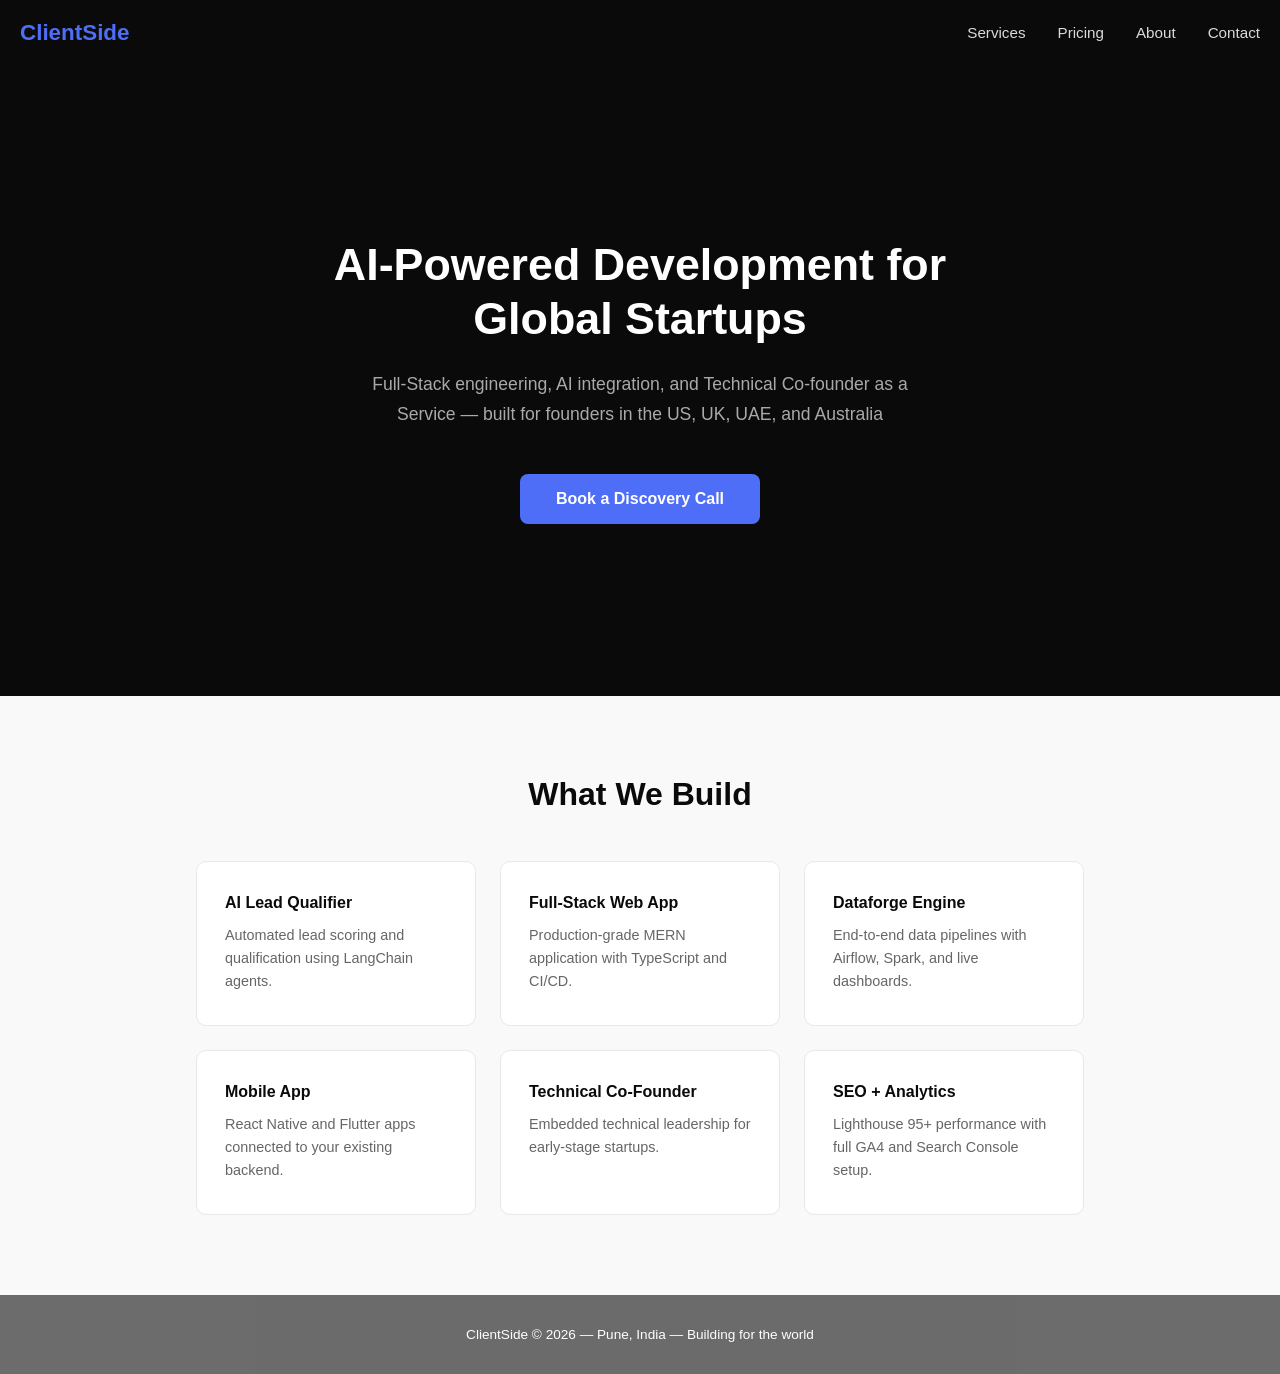
<file: weeks/Week-01/Day-01/index.html>
<!DOCTYPE html>
<html lang="en">
<head>
    <meta charset="UTF-8">
    <meta name="viewport" content="width=device-width, initial-scale=1.0">
    <title>ClientSide - AI Development Agency</title>
    <link rel="stylesheet" href="./style.css">
</head>
<body> 

    <header>
        <nav class="navbar">
            <div class="logo">ClientSide</div>
            <ul class="nav-links">
                <li><a href="#">Services</a></li>
                <li><a href="#">Pricing</a></li>
                <li><a href="#">About</a></li>
                <li><a href="#">Contact</a></li>
            </ul>
        </nav>
    </header>

    <main>

        <section class="hero">
            <h1>AI-Powered Development for Global Startups</h1>
            <p>Full-Stack engineering, AI integration, and Technical Co-founder as a Service — built for founders in the US, UK, UAE, and Australia</p>
            <a href="#" class="cta-btn">Book a Discovery Call</a>
        </section>

        <section class="services">
            <h2>What We Build</h2>
            <div class="services-grid">

                <div class="service-card">
                    <h3>AI Lead Qualifier</h3>
                    <p>Automated lead scoring and qualification using LangChain agents.</p>
                </div>

                <div class="service-card">
                    <h3>Full-Stack Web App</h3>
                    <p>Production-grade MERN application with TypeScript and CI/CD.</p>
                </div>

                <div class="service-card">
                    <h3>Dataforge Engine</h3>
                    <p>End-to-end data pipelines with Airflow, Spark, and live dashboards.</p>
                </div>

                <div class="service-card">
                    <h3>Mobile App</h3>
                    <p>React Native and Flutter apps connected to your existing backend.</p>
                </div>

                <div class="service-card">
                    <h3>Technical Co-Founder</h3>
                    <p>Embedded technical leadership for early-stage startups.</p>
                </div>

                <div class="service-card">
                    <h3>SEO + Analytics</h3>
                    <p>Lighthouse 95+ performance with full GA4 and Search Console setup.</p>
                </div>

            </div>
        </section>

    </main>

    <footer>
        <p>ClientSide © 2026 — Pune, India — Building for the world</p>
    </footer>

</body>
</html>
</file>
<file: weeks/Week-01/Day-01/style.css>
* {
    margin: 0;
    padding: 0;
    box-sizing: border-box;
}

body {
    font-family: sans-serif;
    color: #1a1a1a;
    background: #ffffff;
}

/* ---- NAV ---- */

.navbar {
    display: flex;
    justify-content: space-between;
    align-items: center;
    padding: 20px;
    background: #0a0a0a;
    color: white;
}

.logo {
    font-size: 1.4rem;
    font-weight: bold;
    color: #4f6ef7;
}

.nav-links {
    display: flex;
    gap: 32px;
    list-style: none;
}

.nav-links a {
    color: white;
    text-decoration: none;
    font-size: 0.95rem;
    opacity: 0.85;
}

.nav-links a:hover {
    opacity: 1;
    color: #4f6ef7;
}

/* ---- HERO ---- */

.hero {
    display: flex;
    flex-direction: column;
    align-items: center;
    justify-content: center;
    text-align: center;
    padding: 120px 40px;
    background: #0a0a0a;
    color: white;
    min-height: 70vh;
}

.hero h1 {
    font-size: 2.8rem;
    max-width: 750px;
    line-height: 1.2;
    margin-bottom: 24px;
}

.hero p {
    max-width: 580px;
    font-size: 1.1rem;
    opacity: 0.65;
    line-height: 1.7;
    margin-bottom: 44px;
}

.cta-btn {
    background: #4f6ef7;
    color: white;
    padding: 16px 36px;
    border-radius: 8px;
    text-decoration: none;
    font-weight: bold;
    font-size: 1rem;
}

.cta-btn:hover {
    background: #3a58e0;
}

/* ---- SERVICES ---- */

.services {
    padding: 80px 60px;
    background: #f9f9f9;
}

.services h2 {
    font-size: 2rem;
    text-align: center;
    margin-bottom: 48px;
    color: #0a0a0a;
}

.services-grid {
    display: flex;
    flex-wrap: wrap;
    gap: 24px;
    justify-content: center;
}

.service-card {
    background: white;
    border: 1px solid #e8e8e8;
    border-radius: 10px;
    padding: 32px 28px;
    width: 280px;
}

.service-card h3 {
    font-size: 1rem;
    margin-bottom: 12px;
    color: #0a0a0a;
}

.service-card p {
    font-size: 0.9rem;
    color: #666;
    line-height: 1.6;
}

/* ---- FOOTER ---- */

footer {
    text-align: center;
    padding: 32px;
    background: #0a0a0a;
    color: white;
    font-size: 0.85rem;
    opacity: 0.6;
}
</file>
<file: weeks/Week-01/Day-02/style.css>
* {
    margin: 0;
    padding: 0;
    box-sizing: border-box;
}

body {
    font-family: sans-serif;
    color: #1a1a1a;
    background: #ffffff;
}

/* ---- NAV ---- */

.navbar {
    display: flex;
    justify-content: space-between;
    align-items: center;
    padding: 20px;
    background: #0a0a0a;
    color: white;
}

.logo {
    font-size: 1.4rem;
    font-weight: bold;
    color: #4f6ef7;
}

.nav-links {
    display: flex;
    gap: 32px;
    list-style: none;
}

.nav-links a {
    color: white;
    text-decoration: none;
    font-size: 0.95rem;
    opacity: 0.85;
}

.nav-links a:hover {
    opacity: 1;
    color: #4f6ef7;
}

/* ---- HERO ---- */

.hero {
    display: flex;
    flex-direction: column;
    align-items: center;
    justify-content: center;
    text-align: center;
    padding: 120px 40px;
    background: #0a0a0a;
    color: white;
    min-height: 70vh;
}

.hero h1 {
    font-size: 2.8rem;
    max-width: 750px;
    line-height: 1.2;
    margin-bottom: 24px;
}

.hero p {
    max-width: 580px;
    font-size: 1.1rem;
    opacity: 0.65;
    line-height: 1.7;
    margin-bottom: 44px;
}

.cta-btn {
    background: #4f6ef7;
    color: white;
    padding: 16px 36px;
    border-radius: 8px;
    text-decoration: none;
    font-weight: bold;
    font-size: 1rem;
}

.cta-btn:hover {
    background: #3a58e0;
}

/* ---- SERVICES ---- */

.services {
    padding: 80px 60px;
    background: #f9f9f9;
}

.services h2 {
    font-size: 2rem;
    text-align: center;
    margin-bottom: 48px;
    color: #0a0a0a;
}

.services-grid {
    display: flex;
    flex-wrap: wrap;
    gap: 24px;
    justify-content: center;
}

.service-card {
    background: white;
    border: 1px solid #e8e8e8;
    border-radius: 10px;
    padding: 32px 28px;
    width: 280px;
}

.service-card h3 {
    font-size: 1rem;
    margin-bottom: 12px;
    color: #0a0a0a;
}

.service-card p {
    font-size: 0.9rem;
    color: #666;
    line-height: 1.6;
}

/* ---- FOOTER ---- */

footer {
    text-align: center;
    padding: 32px;
    background: #0a0a0a;
    color: white;
    font-size: 0.85rem;
    opacity: 0.6;
}
</file>
